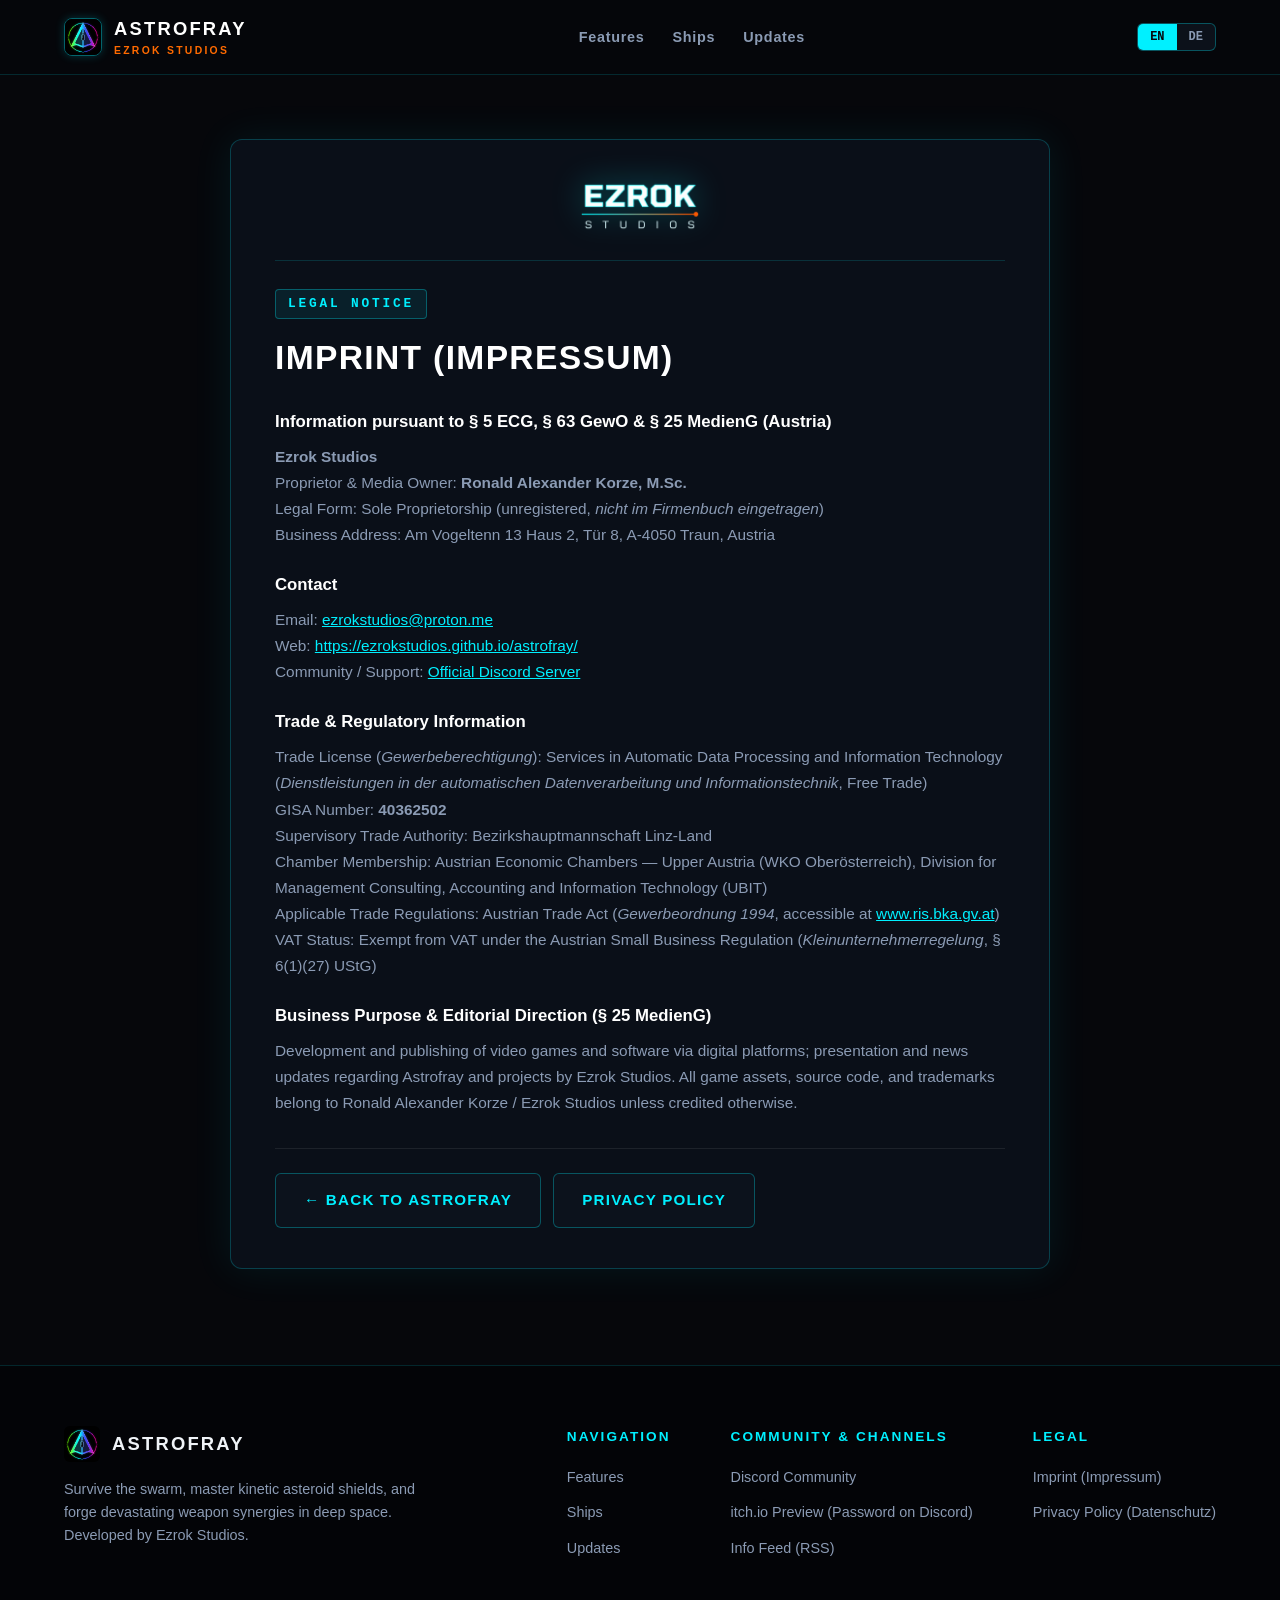
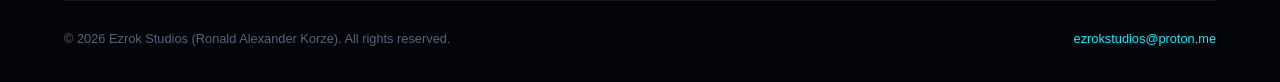
<file: impressum.html>
<!DOCTYPE html>
<html lang="en">
<head>
  <meta charset="UTF-8">
  <meta name="viewport" content="width=device-width, initial-scale=1.0">
  <title>Imprint (Impressum) | Astrofray — Ezrok Studios</title>

  <meta name="description" content="Legal Notice and Imprint (Impressum) for Astrofray and Ezrok Studios (Ronald Alexander Korze, M.Sc., Austria).">
  <meta name="author" content="Ezrok Studios">
  <meta name="robots" content="index, follow">
  <link rel="canonical" href="https://ezrokstudios.github.io/astrofray/impressum.html">
  <meta name="theme-color" content="#06070b">
  <meta name="color-scheme" content="dark">

  <meta http-equiv="Cache-Control" content="no-cache, no-store, must-revalidate">
  <meta http-equiv="Pragma" content="no-cache">
  <meta http-equiv="Expires" content="0">

  <link rel="icon" href="favicon.ico?v=0.4.4-media2" sizes="any">
  <link rel="icon" type="image/png" sizes="48x48" href="assets/favicon-48.png?v=0.4.4-media2">
  <link rel="icon" type="image/png" sizes="96x96" href="assets/favicon.png?v=0.4.4-media2">
  <link rel="icon" type="image/png" sizes="192x192" href="assets/favicon-192.png?v=0.4.4-media2">
  <link rel="apple-touch-icon" sizes="180x180" href="assets/apple-touch-icon.png?v=0.4.4-media2">
  <link rel="stylesheet" href="css/styles.css?v=0.4.4-media2">
</head>
<body data-title-en="Imprint (Impressum) | Astrofray — Ezrok Studios" data-title-de="Impressum &amp; Offenlegung | Astrofray — Ezrok Studios">

  <div class="space-background"></div>
  <div class="grid-overlay"></div>

  <header class="navbar">
    <div class="container">
      <a href="index.html" class="nav-brand">
        <img src="assets/game-icon.png?v=0.4.4-media2" alt="Astrofray Game Icon">
        <div class="brand-text">
          <span class="brand-title">Astrofray</span>
          <span class="brand-sub">Ezrok Studios</span>
        </div>
      </a>

      <nav aria-label="Main Navigation">
        <ul class="nav-links">
          <li><a href="index.html#features" data-i18n="nav_features">Features</a></li>
          <li><a href="index.html#ships" data-i18n="nav_ships">Ships</a></li>
          <li><a href="index.html#updates" data-i18n="nav_updates">Updates</a></li>
        </ul>
      </nav>

      <div class="nav-controls">
        <div class="lang-toggle" aria-label="Language selection">
          <button class="lang-btn active" data-lang="en">EN</button>
          <button class="lang-btn" data-lang="de">DE</button>
        </div>
      </div>
    </div>
  </header>

  <main class="legal-page">
    <div class="container">
      <div class="legal-card">
        <div class="legal-brand-header">
          <img src="assets/ezrok-studios-logo.png?v=0.4.4-media2" alt="Ezrok Studios" class="legal-brand-logo">
        </div>

        <!-- English Imprint -->
        <article class="legal-doc" data-lang-block="en" lang="en">
          <div class="section-tag">Legal Notice</div>
          <h1>Imprint (Impressum)</h1>

          <h2>Information pursuant to § 5 ECG, § 63 GewO &amp; § 25 MedienG (Austria)</h2>
          <p><strong>Ezrok Studios</strong><br>
          Proprietor &amp; Media Owner: <strong>Ronald Alexander Korze, M.Sc.</strong><br>
          Legal Form: Sole Proprietorship (unregistered, <em>nicht im Firmenbuch eingetragen</em>)<br>
          Business Address: Am Vogeltenn 13 Haus 2, Tür 8, A-4050 Traun, Austria</p>

          <h2>Contact</h2>
          <p>Email: <a href="mailto:ezrokstudios@proton.me">ezrokstudios@proton.me</a><br>
          Web: <a href="https://ezrokstudios.github.io/astrofray/">https://ezrokstudios.github.io/astrofray/</a><br>
          Community / Support: <a href="https://discord.gg/pjmM7vmdB" target="_blank" rel="noopener">Official Discord Server</a></p>

          <h2>Trade &amp; Regulatory Information</h2>
          <p>Trade License (<em>Gewerbeberechtigung</em>): Services in Automatic Data Processing and Information Technology (<em>Dienstleistungen in der automatischen Datenverarbeitung und Informationstechnik</em>, Free Trade)<br>
          GISA Number: <strong>40362502</strong><br>
          Supervisory Trade Authority: Bezirkshauptmannschaft Linz-Land<br>
          Chamber Membership: Austrian Economic Chambers — Upper Austria (WKO Oberösterreich), Division for Management Consulting, Accounting and Information Technology (UBIT)<br>
          Applicable Trade Regulations: Austrian Trade Act (<em>Gewerbeordnung 1994</em>, accessible at <a href="https://www.ris.bka.gv.at" target="_blank" rel="noopener">www.ris.bka.gv.at</a>)<br>
          VAT Status: Exempt from VAT under the Austrian Small Business Regulation (<em>Kleinunternehmerregelung</em>, § 6(1)(27) UStG)</p>

          <h2>Business Purpose &amp; Editorial Direction (§ 25 MedienG)</h2>
          <p>Development and publishing of video games and software via digital platforms; presentation and news updates regarding Astrofray and projects by Ezrok Studios. All game assets, source code, and trademarks belong to Ronald Alexander Korze / Ezrok Studios unless credited otherwise.</p>

          <div class="legal-back-row">
            <a href="index.html" class="btn btn-outline">← Back to Astrofray</a>
            <a href="privacy.html" class="btn btn-outline">Privacy Policy</a>
          </div>
        </article>

        <!-- German Imprint -->
        <article class="legal-doc" data-lang-block="de" lang="de">
          <div class="section-tag">Rechtliche Angaben</div>
          <h1>Impressum &amp; Offenlegung</h1>

          <h2>Angaben gemäß § 5 ECG, § 63 GewO &amp; § 25 MedienG</h2>
          <p><strong>Ezrok Studios</strong><br>
          Inhaber, Medieninhaber &amp; Herausgeber: <strong>Ronald Alexander Korze, M.Sc.</strong><br>
          Rechtsform: Einzelunternehmen (nicht im Firmenbuch eingetragen)<br>
          Unternehmensstandort: Am Vogeltenn 13 Haus 2, Tür 8, A-4050 Traun, Österreich</p>

          <h2>Kontakt</h2>
          <p>E-Mail: <a href="mailto:ezrokstudios@proton.me">ezrokstudios@proton.me</a><br>
          Website: <a href="https://ezrokstudios.github.io/astrofray/">https://ezrokstudios.github.io/astrofray/</a><br>
          Community / Support: <a href="https://discord.gg/pjmM7vmdB" target="_blank" rel="noopener">Offizieller Discord-Server</a></p>

          <h2>Gewerbe- &amp; Aufsichtsdaten</h2>
          <p>Gewerbewortlaut: Dienstleistungen in der automatischen Datenverarbeitung und Informationstechnik (freies Gewerbe)<br>
          GISA-Zahl: <strong>40362502</strong><br>
          Zuständige Gewerbebehörde: Bezirkshauptmannschaft Linz-Land<br>
          Kammerzugehörigkeit: Wirtschaftskammer Oberösterreich (WKOÖ), Fachgruppe Unternehmensberatung, Buchhaltung und Informationstechnologie (UBIT)<br>
          Berufsrechtliche Vorschriften: Gewerbeordnung 1994 (abrufbar unter <a href="https://www.ris.bka.gv.at" target="_blank" rel="noopener">www.ris.bka.gv.at</a>)<br>
          Umsatzsteuer: Umsatzsteuerbefreit gemäß Kleinunternehmerregelung (§ 6 Abs. 1 Z 27 UStG)</p>

          <h2>Unternehmensgegenstand &amp; Blattlinie (§ 25 MedienG)</h2>
          <p>Entwicklung und Veröffentlichung (Publishing) von Computerspielen und Software über digitale Plattformen; Information und Präsentation rund um das Spiel Astrofray sowie Projekte von Ezrok Studios. Alle Inhalte, Code und Urheberrechte liegen bei Ronald Alexander Korze / Ezrok Studios, sofern nicht anders angegeben.</p>

          <div class="legal-back-row">
            <a href="index.html" class="btn btn-outline">← Zurück zu Astrofray</a>
            <a href="privacy.html" class="btn btn-outline">Datenschutzerklärung</a>
          </div>
        </article>
      </div>
    </div>
  </main>

  <footer class="footer">
    <div class="container">
      <div class="footer-top">
        <div class="footer-brand-info">
          <div class="footer-logo">
            <img src="assets/game-icon.png?v=0.4.4-media2" alt="Astrofray Game Icon">
            <span class="brand-title">Astrofray</span>
          </div>
          <p class="footer-desc" data-i18n="footer_desc">
            Survive the swarm, master kinetic asteroid cover, and forge devastating weapon synergies in deep space. Developed by Ezrok Studios.
          </p>
        </div>

        <div class="footer-nav">
          <div>
            <div class="footer-col-title" data-i18n="footer_col_nav">Navigation</div>
            <ul class="footer-links">
              <li><a href="index.html#features" data-i18n="nav_features">Features</a></li>
              <li><a href="index.html#ships" data-i18n="nav_ships">Ships</a></li>
              <li><a href="index.html#updates" data-i18n="nav_updates">Updates</a></li>
            </ul>
          </div>

          <div>
            <div class="footer-col-title" data-i18n="footer_col_community">Community &amp; Channels</div>
            <ul class="footer-links">
              <li><a href="https://discord.gg/pjmM7vmdB" target="_blank" rel="noopener" data-i18n="footer_discord">Discord Community</a></li>
              <li><a href="https://ezrokstudios.itch.io/astrofray-preview" target="_blank" rel="noopener" data-i18n="footer_itch">itch.io Preview (Password on Discord)</a></li>
              <li><a href="feed.xml" target="_blank" rel="noopener" data-i18n="footer_feed">Info Feed (RSS)</a></li>
            </ul>
          </div>

          <div>
            <div class="footer-col-title" data-i18n="footer_col_legal">Legal</div>
            <ul class="footer-links">
              <li><a href="impressum.html" class="legal-trigger" data-i18n="footer_imprint">Imprint (Impressum)</a></li>
              <li><a href="privacy.html" class="legal-trigger" data-i18n="footer_privacy">Privacy Policy (Datenschutz)</a></li>
            </ul>
          </div>
        </div>
      </div>

      <div class="footer-bottom">
        <div>&copy; 2026 Ezrok Studios (Ronald Alexander Korze). <span data-i18n="footer_rights">All rights reserved.</span></div>
        <div><a href="mailto:ezrokstudios@proton.me" style="color: var(--neon-cyan); text-decoration: none;">ezrokstudios@proton.me</a></div>
      </div>
    </div>
  </footer>

  <script src="js/main.js?v=0.4.4-media2"></script>
</body>
</html>
</file>
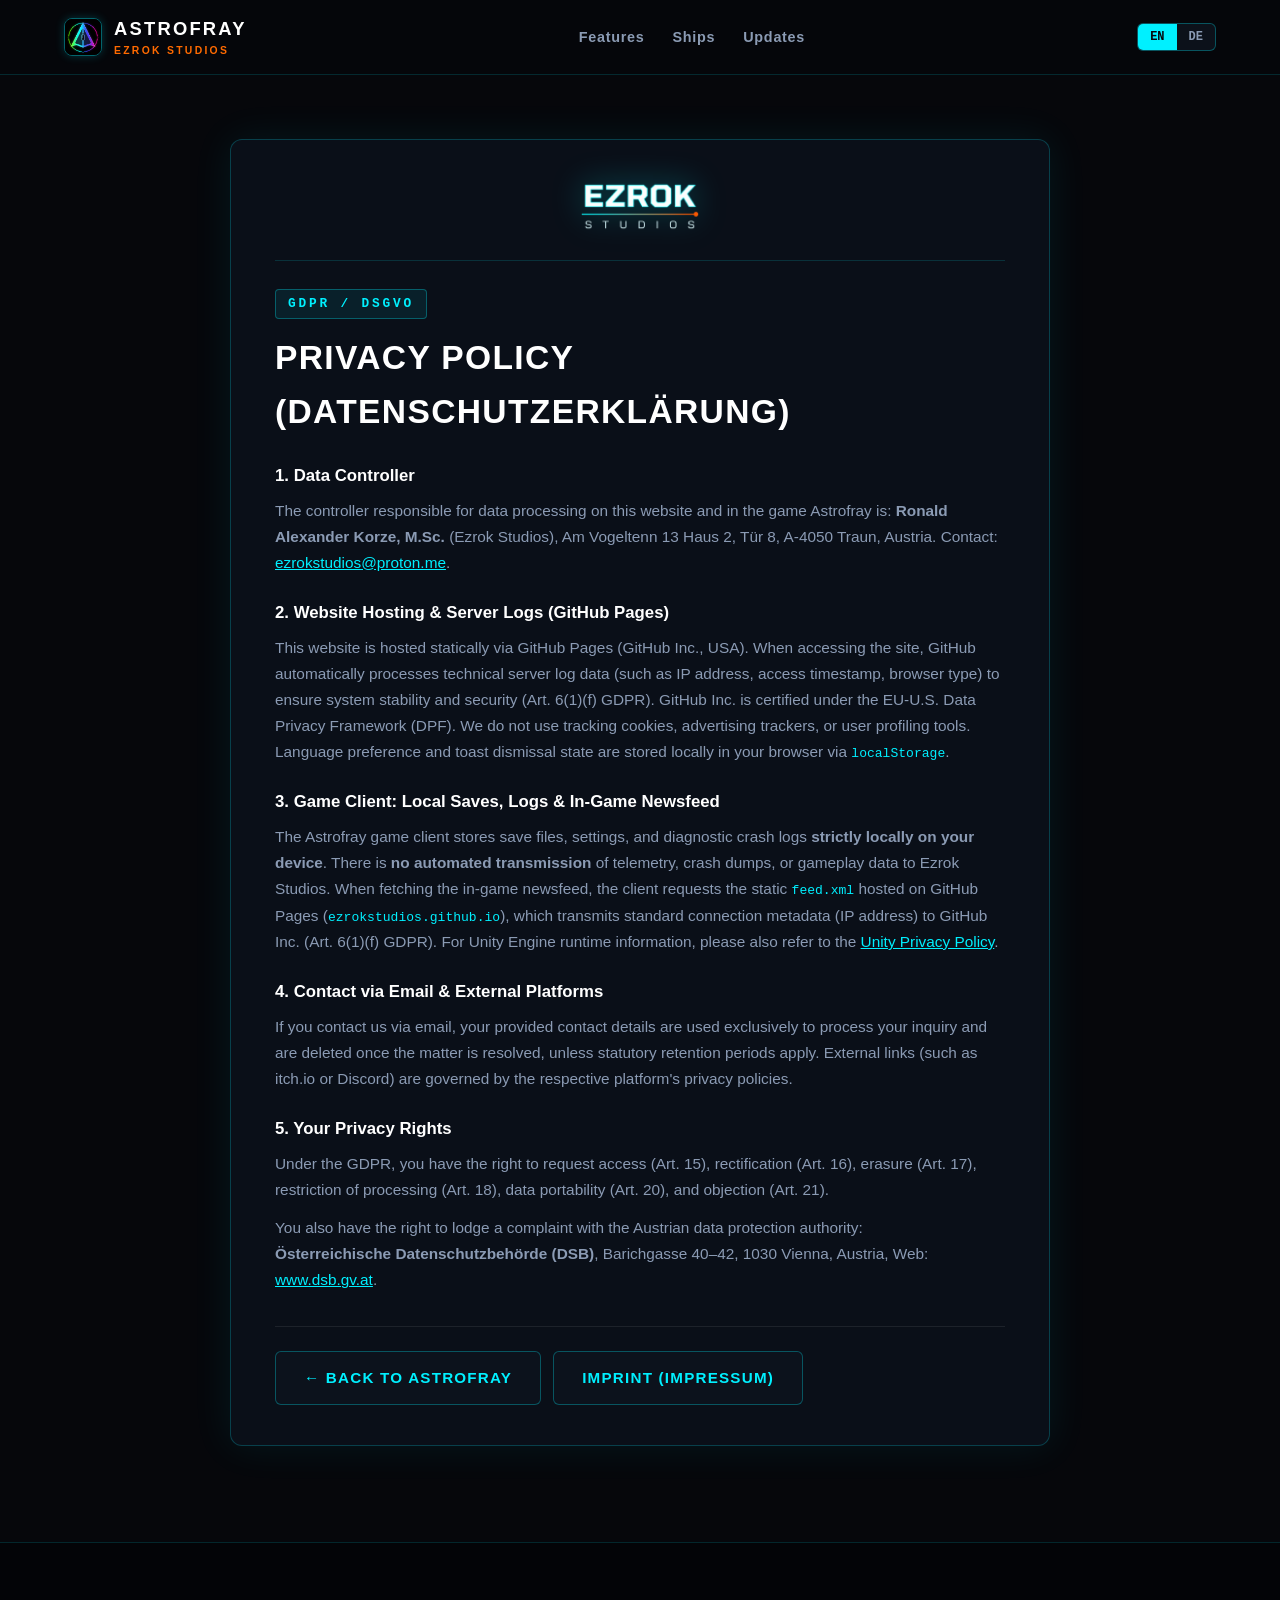
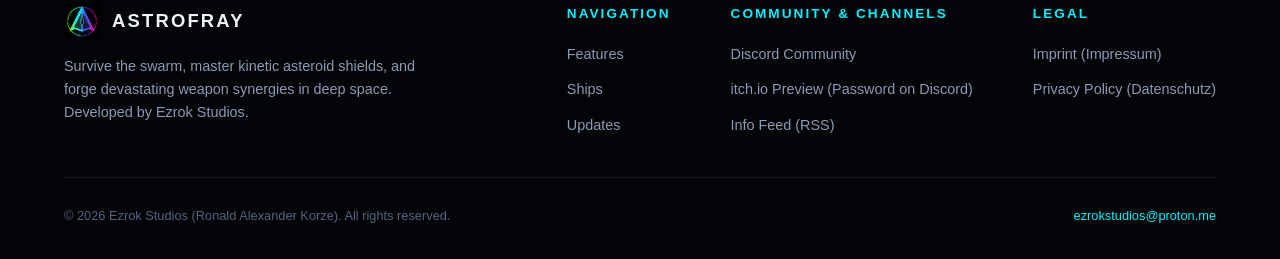
<file: privacy.html>
<!DOCTYPE html>
<html lang="en">
<head>
  <meta charset="UTF-8">
  <meta name="viewport" content="width=device-width, initial-scale=1.0">
  <title>Privacy Policy (Datenschutzerklärung) | Astrofray — Ezrok Studios</title>

  <meta name="description" content="GDPR Privacy Policy (Datenschutzerklärung) for the Astrofray website and game client by Ezrok Studios.">
  <meta name="author" content="Ezrok Studios">
  <meta name="robots" content="index, follow">
  <link rel="canonical" href="https://ezrokstudios.github.io/astrofray/privacy.html">
  <meta name="theme-color" content="#06070b">
  <meta name="color-scheme" content="dark">

  <meta http-equiv="Cache-Control" content="no-cache, no-store, must-revalidate">
  <meta http-equiv="Pragma" content="no-cache">
  <meta http-equiv="Expires" content="0">

  <link rel="icon" href="favicon.ico?v=0.4.4-media2" sizes="any">
  <link rel="icon" type="image/png" sizes="48x48" href="assets/favicon-48.png?v=0.4.4-media2">
  <link rel="icon" type="image/png" sizes="96x96" href="assets/favicon.png?v=0.4.4-media2">
  <link rel="icon" type="image/png" sizes="192x192" href="assets/favicon-192.png?v=0.4.4-media2">
  <link rel="apple-touch-icon" sizes="180x180" href="assets/apple-touch-icon.png?v=0.4.4-media2">
  <link rel="stylesheet" href="css/styles.css?v=0.4.4-media2">
</head>
<body data-title-en="Privacy Policy (Datenschutzerklärung) | Astrofray — Ezrok Studios" data-title-de="Datenschutzerklärung | Astrofray — Ezrok Studios">

  <div class="space-background"></div>
  <div class="grid-overlay"></div>

  <header class="navbar">
    <div class="container">
      <a href="index.html" class="nav-brand">
        <img src="assets/game-icon.png?v=0.4.4-media2" alt="Astrofray Game Icon">
        <div class="brand-text">
          <span class="brand-title">Astrofray</span>
          <span class="brand-sub">Ezrok Studios</span>
        </div>
      </a>

      <nav aria-label="Main Navigation">
        <ul class="nav-links">
          <li><a href="index.html#features" data-i18n="nav_features">Features</a></li>
          <li><a href="index.html#ships" data-i18n="nav_ships">Ships</a></li>
          <li><a href="index.html#updates" data-i18n="nav_updates">Updates</a></li>
        </ul>
      </nav>

      <div class="nav-controls">
        <div class="lang-toggle" aria-label="Language selection">
          <button class="lang-btn active" data-lang="en">EN</button>
          <button class="lang-btn" data-lang="de">DE</button>
        </div>
      </div>
    </div>
  </header>

  <main class="legal-page">
    <div class="container">
      <div class="legal-card">
        <div class="legal-brand-header">
          <img src="assets/ezrok-studios-logo.png?v=0.4.4-media2" alt="Ezrok Studios" class="legal-brand-logo">
        </div>

        <!-- English Privacy Policy -->
        <article class="legal-doc" data-lang-block="en" lang="en">
          <div class="section-tag">GDPR / DSGVO</div>
          <h1>Privacy Policy (Datenschutzerklärung)</h1>

          <h2>1. Data Controller</h2>
          <p>The controller responsible for data processing on this website and in the game Astrofray is: <strong>Ronald Alexander Korze, M.Sc.</strong> (Ezrok Studios), Am Vogeltenn 13 Haus 2, Tür 8, A-4050 Traun, Austria. Contact: <a href="mailto:ezrokstudios@proton.me">ezrokstudios@proton.me</a>.</p>

          <h2>2. Website Hosting &amp; Server Logs (GitHub Pages)</h2>
          <p>This website is hosted statically via GitHub Pages (GitHub Inc., USA). When accessing the site, GitHub automatically processes technical server log data (such as IP address, access timestamp, browser type) to ensure system stability and security (Art. 6(1)(f) GDPR). GitHub Inc. is certified under the EU-U.S. Data Privacy Framework (DPF). We do not use tracking cookies, advertising trackers, or user profiling tools. Language preference and toast dismissal state are stored locally in your browser via <code>localStorage</code>.</p>

          <h2>3. Game Client: Local Saves, Logs &amp; In-Game Newsfeed</h2>
          <p>The Astrofray game client stores save files, settings, and diagnostic crash logs <strong>strictly locally on your device</strong>. There is <strong>no automated transmission</strong> of telemetry, crash dumps, or gameplay data to Ezrok Studios. When fetching the in-game newsfeed, the client requests the static <code>feed.xml</code> hosted on GitHub Pages (<code>ezrokstudios.github.io</code>), which transmits standard connection metadata (IP address) to GitHub Inc. (Art. 6(1)(f) GDPR). For Unity Engine runtime information, please also refer to the <a href="https://unity.com/legal/privacy-policy" target="_blank" rel="noopener">Unity Privacy Policy</a>.</p>

          <h2>4. Contact via Email &amp; External Platforms</h2>
          <p>If you contact us via email, your provided contact details are used exclusively to process your inquiry and are deleted once the matter is resolved, unless statutory retention periods apply. External links (such as itch.io or Discord) are governed by the respective platform's privacy policies.</p>

          <h2>5. Your Privacy Rights</h2>
          <p>Under the GDPR, you have the right to request access (Art. 15), rectification (Art. 16), erasure (Art. 17), restriction of processing (Art. 18), data portability (Art. 20), and objection (Art. 21).</p>
          <p>You also have the right to lodge a complaint with the Austrian data protection authority:<br>
          <strong>Österreichische Datenschutzbehörde (DSB)</strong>, Barichgasse 40–42, 1030 Vienna, Austria, Web: <a href="https://www.dsb.gv.at" target="_blank" rel="noopener">www.dsb.gv.at</a>.</p>

          <div class="legal-back-row">
            <a href="index.html" class="btn btn-outline">← Back to Astrofray</a>
            <a href="impressum.html" class="btn btn-outline">Imprint (Impressum)</a>
          </div>
        </article>

        <!-- German Privacy Policy -->
        <article class="legal-doc" data-lang-block="de" lang="de">
          <div class="section-tag">DSGVO</div>
          <h1>Datenschutzerklärung</h1>

          <h2>1. Verantwortlicher</h2>
          <p>Verantwortlicher für die Datenverarbeitung auf dieser Website und im Spiel Astrofray ist: <strong>Ronald Alexander Korze, M.Sc.</strong> (Ezrok Studios), Am Vogeltenn 13 Haus 2, Tür 8, A-4050 Traun, Österreich. Kontakt: <a href="mailto:ezrokstudios@proton.me">ezrokstudios@proton.me</a>.</p>

          <h2>2. Webhosting &amp; Server-Logs (GitHub Pages)</h2>
          <p>Diese Website wird statisch über GitHub Pages (GitHub Inc., USA) bereitgestellt. Beim Aufruf erfasst GitHub technisch notwendige Server-Logdaten (z. B. IP-Adresse, Zugriffszeitpunkt, Browsertyp), um Stabilität und Sicherheit des Hostings zu gewährleisten (Art. 6 Abs. 1 lit. f DSGVO). GitHub Inc. ist nach dem EU-U.S. Data Privacy Framework (DPF) zertifiziert. Auf dieser Website werden keine Tracking-Cookies, Analysedienste oder Werbe-Tracker eingesetzt. Die gewählte Sprache und der Hinweisstatus werden lokal in deinem Browser über <code>localStorage</code> gespeichert.</p>

          <h2>3. Spiel-Client: Spielstände, lokale Logs &amp; In-Game-Newsfeed</h2>
          <p>Das Spiel Astrofray speichert Spielstände, Einstellungen und Absturzberichte <strong>ausschließlich lokal auf deinem Gerät</strong>. Es findet <strong>keine automatisierte Übertragung</strong> von Absturzdaten oder Telemetriedaten an Ezrok Studios statt. Beim Abruf des In-Game-Newsfeeds lädt der Spiel-Client die statische Datei <code>feed.xml</code> von GitHub Pages (<code>ezrokstudios.github.io</code>), wobei technisch bedingt Verbindungsdaten (z. B. IP-Adresse) an GitHub Inc. übermittelt werden (Art. 6 Abs. 1 lit. f DSGVO). Hinweise zur Unity-Laufzeitumgebung findest du zudem in der <a href="https://unity.com/legal/privacy-policy" target="_blank" rel="noopener">Datenschutzerklärung von Unity</a>.</p>

          <h2>4. Kontaktaufnahme per E-Mail &amp; externe Plattformen</h2>
          <p>Wenn du uns per E-Mail kontaktierst, werden deine Angaben ausschließlich zur Bearbeitung deiner Anfrage verwendet und nach Erledigung gelöscht, sofern keine gesetzlichen Aufbewahrungspflichten bestehen. Für externe verlinkte Plattformen (z. B. itch.io oder Discord) gelten deren jeweilige Datenschutzerklärungen.</p>

          <h2>5. Deine Betroffenenrechte</h2>
          <p>Dir stehen gemäß DSGVO die Rechte auf Auskunft (Art. 15), Berichtigung (Art. 16), Löschung (Art. 17), Einschränkung der Verarbeitung (Art. 18), Datenübertragbarkeit (Art. 20) und Widerspruch (Art. 21) zu.</p>
          <p>Zudem hast du das Recht auf Beschwerde bei der zuständigen Aufsichtsbehörde:<br>
          <strong>Österreichische Datenschutzbehörde (DSB)</strong>, Barichgasse 40–42, 1030 Wien, Web: <a href="https://www.dsb.gv.at" target="_blank" rel="noopener">www.dsb.gv.at</a>.</p>

          <div class="legal-back-row">
            <a href="index.html" class="btn btn-outline">← Zurück zu Astrofray</a>
            <a href="impressum.html" class="btn btn-outline">Impressum</a>
          </div>
        </article>
      </div>
    </div>
  </main>

  <footer class="footer">
    <div class="container">
      <div class="footer-top">
        <div class="footer-brand-info">
          <div class="footer-logo">
            <img src="assets/game-icon.png?v=0.4.4-media2" alt="Astrofray Game Icon">
            <span class="brand-title">Astrofray</span>
          </div>
          <p class="footer-desc" data-i18n="footer_desc">
            Survive the swarm, master kinetic asteroid cover, and forge devastating weapon synergies in deep space. Developed by Ezrok Studios.
          </p>
        </div>

        <div class="footer-nav">
          <div>
            <div class="footer-col-title" data-i18n="footer_col_nav">Navigation</div>
            <ul class="footer-links">
              <li><a href="index.html#features" data-i18n="nav_features">Features</a></li>
              <li><a href="index.html#ships" data-i18n="nav_ships">Ships</a></li>
              <li><a href="index.html#updates" data-i18n="nav_updates">Updates</a></li>
            </ul>
          </div>

          <div>
            <div class="footer-col-title" data-i18n="footer_col_community">Community &amp; Channels</div>
            <ul class="footer-links">
              <li><a href="https://discord.gg/pjmM7vmdB" target="_blank" rel="noopener" data-i18n="footer_discord">Discord Community</a></li>
              <li><a href="https://ezrokstudios.itch.io/astrofray-preview" target="_blank" rel="noopener" data-i18n="footer_itch">itch.io Preview (Password on Discord)</a></li>
              <li><a href="feed.xml" target="_blank" rel="noopener" data-i18n="footer_feed">Info Feed (RSS)</a></li>
            </ul>
          </div>

          <div>
            <div class="footer-col-title" data-i18n="footer_col_legal">Legal</div>
            <ul class="footer-links">
              <li><a href="impressum.html" class="legal-trigger" data-i18n="footer_imprint">Imprint (Impressum)</a></li>
              <li><a href="privacy.html" class="legal-trigger" data-i18n="footer_privacy">Privacy Policy (Datenschutz)</a></li>
            </ul>
          </div>
        </div>
      </div>

      <div class="footer-bottom">
        <div>&copy; 2026 Ezrok Studios (Ronald Alexander Korze). <span data-i18n="footer_rights">All rights reserved.</span></div>
        <div><a href="mailto:ezrokstudios@proton.me" style="color: var(--neon-cyan); text-decoration: none;">ezrokstudios@proton.me</a></div>
      </div>
    </div>
  </footer>

  <script src="js/main.js?v=0.4.4-media2"></script>
</body>
</html>
</file>
<file: css/styles.css>
/* ==========================================================================
   ASTROFRAY LANDING PAGE - HIGH-CONTRAST NEON-INDUSTRIAL THEME
   Ezrok Studios (c) 2026
   ========================================================================== */

:root {
  --bg-dark: #06070b;
  --bg-darker: #030407;
  --bg-card: rgba(12, 17, 28, 0.85);
  --bg-card-hover: rgba(18, 25, 42, 0.95);
  --panel-border: rgba(0, 240, 255, 0.22);
  --panel-border-hover: rgba(0, 240, 255, 0.6);
  --neon-cyan: #00f0ff;
  --neon-cyan-glow: rgba(0, 240, 255, 0.35);
  --neon-orange: #ff6a00;
  --neon-orange-glow: rgba(255, 106, 0, 0.35);
  --crimson: #ff2a5f;
  --crimson-glow: rgba(255, 42, 95, 0.35);
  --text-main: #f0f4f8;
  --text-muted: #8b9bb4;
  --text-dim: #54647c;
  --font-main: 'Segoe UI', -apple-system, BlinkMacSystemFont, Roboto, 'Helvetica Neue', Arial, sans-serif;
  --font-mono: 'Consolas', 'Courier New', monospace;
  --transition: all 0.25s cubic-bezier(0.16, 1, 0.3, 1);
}

/* Reset & Base */
*, *::before, *::after {
  box-sizing: border-box;
  margin: 0;
  padding: 0;
}

html {
  scroll-behavior: smooth;
  font-size: 16px;
  background-color: var(--bg-dark);
  overflow-x: hidden;
  max-width: 100%;
}

body {
  font-family: var(--font-main);
  background-color: var(--bg-dark);
  color: var(--text-main);
  line-height: 1.6;
  min-height: 100vh;
  overflow-x: hidden;
  max-width: 100%;
  position: relative;
  -webkit-font-smoothing: antialiased;
}

img {
  max-width: 100%;
  height: auto;
}

/* Cyber Space Backdrop */
.space-background {
  position: fixed;
  top: 0;
  left: 0;
  width: 100%;
  height: 100%;
  pointer-events: none;
  z-index: -1;
  background-image: 
    radial-gradient(circle at 50% 20%, rgba(0, 240, 255, 0.08) 0%, transparent 45%),
    radial-gradient(circle at 85% 65%, rgba(255, 106, 0, 0.06) 0%, transparent 40%),
    radial-gradient(circle at 15% 80%, rgba(255, 42, 95, 0.05) 0%, transparent 35%);
}

.grid-overlay {
  position: fixed;
  top: 0;
  left: 0;
  width: 100%;
  height: 100%;
  pointer-events: none;
  z-index: -1;
  background-size: 50px 50px;
  background-image: 
    linear-gradient(to right, rgba(0, 240, 255, 0.02) 1px, transparent 1px),
    linear-gradient(to bottom, rgba(0, 240, 255, 0.02) 1px, transparent 1px);
}

/* Container */
.container {
  width: 100%;
  max-width: 1200px;
  margin: 0 auto;
  padding: 0 24px;
}

/* Typography Helpers */
.neon-text-cyan {
  color: var(--neon-cyan);
  text-shadow: 0 0 12px var(--neon-cyan-glow);
}

.neon-text-orange {
  color: var(--neon-orange);
  text-shadow: 0 0 12px var(--neon-orange-glow);
}

.neon-text-crimson {
  color: var(--crimson);
  text-shadow: 0 0 12px var(--crimson-glow);
}

/* Accessibility & SEO */
.visually-hidden {
  position: absolute;
  width: 1px;
  height: 1px;
  padding: 0;
  margin: -1px;
  overflow: hidden;
  clip: rect(0, 0, 0, 0);
  white-space: nowrap;
  border: 0;
}

.section-header {
  text-align: center;
  margin-bottom: 56px;
}

.section-tag {
  display: inline-block;
  font-family: var(--font-mono);
  font-size: 0.8rem;
  font-weight: 700;
  letter-spacing: 0.22em;
  text-transform: uppercase;
  color: var(--neon-cyan);
  margin-bottom: 12px;
  padding: 4px 12px;
  background: rgba(0, 240, 255, 0.08);
  border: 1px solid rgba(0, 240, 255, 0.3);
  border-radius: 4px;
}

.section-title {
  font-size: clamp(1.4rem, 4.5vw, 2.6rem);
  font-weight: 900;
  text-transform: uppercase;
  letter-spacing: 0.05em;
  color: #fff;
  margin-bottom: 16px;
  overflow-wrap: break-word;
  hyphens: auto;
}

.section-desc {
  color: var(--text-muted);
  max-width: 680px;
  margin: 0 auto;
  font-size: 1.05rem;
}

/* Buttons & CTAs */
.btn {
  display: inline-flex;
  align-items: center;
  justify-content: center;
  gap: 10px;
  font-family: var(--font-main);
  font-weight: 700;
  font-size: 0.95rem;
  letter-spacing: 0.08em;
  text-transform: uppercase;
  text-decoration: none;
  padding: 14px 28px;
  border-radius: 6px;
  transition: var(--transition);
  cursor: pointer;
  border: 1px solid transparent;
}

.btn-primary {
  background: var(--neon-cyan);
  color: #04070c;
  box-shadow: 0 0 20px var(--neon-cyan-glow);
}

.btn-primary:hover {
  background: #4df5ff;
  transform: translateY(-2px);
  box-shadow: 0 0 30px rgba(0, 240, 255, 0.75);
}

.btn-secondary {
  background: rgba(255, 106, 0, 0.12);
  color: var(--neon-orange);
  border-color: var(--neon-orange);
  box-shadow: 0 0 16px rgba(255, 106, 0, 0.15);
}

.btn-secondary:hover {
  background: rgba(255, 106, 0, 0.22);
  color: #ffa154;
  transform: translateY(-2px);
  box-shadow: 0 0 24px var(--neon-orange-glow);
}

.btn-outline {
  background: rgba(14, 20, 32, 0.6);
  color: var(--text-main);
  border-color: rgba(0, 240, 255, 0.3);
}

.btn-outline:hover {
  border-color: var(--neon-cyan);
  color: var(--neon-cyan);
  background: rgba(0, 240, 255, 0.08);
  transform: translateY(-2px);
}

/* Header & Navbar */
.navbar {
  position: sticky;
  top: 0;
  z-index: 100;
  background: rgba(6, 7, 11, 0.88);
  backdrop-filter: blur(12px);
  border-bottom: 1px solid rgba(0, 240, 255, 0.15);
  padding: 14px 0;
}

.navbar .container {
  display: flex;
  align-items: center;
  justify-content: space-between;
  gap: 16px;
}

.nav-brand {
  display: flex;
  align-items: center;
  gap: 12px;
  text-decoration: none;
  color: #fff;
  min-width: 0;
  flex-shrink: 1;
}

.nav-brand img {
  width: 38px;
  height: 38px;
  border-radius: 8px;
  border: 1px solid rgba(0, 240, 255, 0.4);
  box-shadow: 0 0 10px rgba(0, 240, 255, 0.2);
  flex-shrink: 0;
}

.brand-text {
  display: flex;
  flex-direction: column;
  min-width: 0;
}

.brand-title {
  font-size: 1.15rem;
  font-weight: 900;
  letter-spacing: 0.12em;
  text-transform: uppercase;
  white-space: nowrap;
}

.brand-sub {
  font-size: 0.65rem;
  letter-spacing: 0.22em;
  color: var(--neon-orange);
  text-transform: uppercase;
  font-weight: 700;
  white-space: nowrap;
}

.nav-links {
  display: flex;
  align-items: center;
  gap: 28px;
  list-style: none;
}

.nav-links a {
  text-decoration: none;
  color: var(--text-muted);
  font-size: 0.9rem;
  font-weight: 600;
  letter-spacing: 0.05em;
  transition: var(--transition);
}

.nav-links a:hover {
  color: var(--neon-cyan);
}

.nav-controls {
  display: flex;
  align-items: center;
  gap: 14px;
  flex-shrink: 0;
}

/* Language Toggle */
.lang-toggle {
  display: flex;
  background: rgba(14, 20, 32, 0.8);
  border: 1px solid rgba(0, 240, 255, 0.3);
  border-radius: 6px;
  overflow: hidden;
  flex-shrink: 0;
}

.lang-btn {
  background: transparent;
  border: none;
  color: var(--text-muted);
  padding: 6px 12px;
  font-size: 0.75rem;
  font-weight: 700;
  cursor: pointer;
  transition: var(--transition);
  font-family: var(--font-mono);
}

.lang-btn.active {
  background: var(--neon-cyan);
  color: #04070c;
}

.lang-btn:hover:not(.active) {
  color: #fff;
  background: rgba(0, 240, 255, 0.1);
}

/* HERO SECTION */
.hero {
  padding: 90px 0 110px;
  text-align: center;
  position: relative;
}

/* =========================================================================
   Real-Time Procedural Neon Logo (WebGL Canvas running In-Game URP Shader)
   ========================================================================= */
.hero-logo-wrapper {
  margin: 0 auto 20px auto;
  max-width: 680px;
  width: 94%;
  display: flex;
  justify-content: center;
  align-items: center;
  cursor: pointer;
  user-select: none;
  transition: transform 0.35s cubic-bezier(0.16, 1, 0.3, 1), filter 0.35s ease;
  position: relative;
}

.hero-logo-wrapper:hover {
  transform: scale(1.025);
}

.astrofray-logo-canvas {
  width: 100%;
  max-width: 680px;
  height: auto;
  display: block;
  margin: 0 auto;
  transition: opacity 0.25s ease;
}

.astrofray-logo-fallback {
  width: 100%;
  max-width: 640px;
  height: auto;
  display: block;
  margin: 0 auto;
  filter: drop-shadow(0 0 25px rgba(0, 240, 255, 0.45));
}


.hero-status-pill {
  display: inline-flex;
  align-items: center;
  gap: 8px;
  background: rgba(255, 106, 0, 0.12);
  border: 1px solid var(--neon-orange);
  color: var(--neon-orange);
  padding: 8px 20px;
  border-radius: 999px;
  font-size: 0.85rem;
  font-weight: 700;
  letter-spacing: 0.15em;
  text-transform: uppercase;
  margin-bottom: 24px;
  box-shadow: 0 0 15px rgba(255, 106, 0, 0.2);
}

.pulse-dot {
  width: 8px;
  height: 8px;
  border-radius: 50%;
  background: var(--neon-orange);
  box-shadow: 0 0 8px var(--neon-orange);
  animation: pulseDot 1.5s infinite;
}

@keyframes pulseDot {
  0%, 100% { opacity: 1; transform: scale(1); }
  50% { opacity: 0.4; transform: scale(0.8); }
}

.hero-slogan {
  font-size: clamp(1.6rem, 5vw, 3.4rem);
  font-weight: 900;
  line-height: 1.15;
  letter-spacing: 0.04em;
  text-transform: uppercase;
  color: #fff;
  max-width: 920px;
  margin: 0 auto 24px auto;
  text-shadow: 0 0 25px rgba(0, 240, 255, 0.4);
  overflow-wrap: break-word;
}

.hero-subtitle {
  font-size: clamp(1.05rem, 2vw, 1.3rem);
  color: var(--text-muted);
  max-width: 740px;
  margin: 0 auto 44px auto;
  line-height: 1.65;
}

.hero-actions {
  display: flex;
  justify-content: center;
  gap: 20px;
  flex-wrap: wrap;
}

.hero-note {
  margin-top: 18px;
  font-size: 0.88rem;
  color: var(--text-muted);
  letter-spacing: 0.02em;
}

.hero-note a {
  color: var(--neon-cyan);
  text-decoration: underline;
  font-weight: 600;
  transition: var(--transition);
}

.hero-note a:hover {
  color: #fff;
  text-shadow: 0 0 10px var(--neon-cyan);
}

/* SECTION: USPs & GAMEPLAY DEPTH */
.features-section {
  padding: 100px 0;
  border-top: 1px solid rgba(0, 240, 255, 0.1);
  position: relative;
}

.features-grid {
  display: grid;
  grid-template-columns: repeat(2, 1fr);
  gap: 32px;
  margin-bottom: 64px;
}

.feature-card {
  background: var(--bg-card);
  border: 1px solid var(--panel-border);
  border-radius: 12px;
  padding: 36px;
  position: relative;
  overflow: hidden;
  transition: var(--transition);
  display: flex;
  flex-direction: column;
}

.feature-card::before {
  content: '';
  position: absolute;
  top: 0;
  left: 0;
  width: 4px;
  height: 100%;
  background: var(--neon-cyan);
  opacity: 0.6;
  transition: var(--transition);
}

.feature-card.orange::before {
  background: var(--neon-orange);
}

.feature-card.crimson::before {
  background: var(--crimson);
}

.feature-card:hover {
  background: var(--bg-card-hover);
  border-color: var(--panel-border-hover);
  transform: translateY(-4px);
  box-shadow: 0 10px 30px rgba(0, 240, 255, 0.12);
}

.feature-card.orange:hover {
  box-shadow: 0 10px 30px rgba(255, 106, 0, 0.12);
}

.feature-card.crimson:hover {
  box-shadow: 0 10px 30px rgba(255, 42, 95, 0.12);
}

.feature-header {
  display: flex;
  align-items: center;
  gap: 16px;
  margin-bottom: 18px;
}

.feature-icon-badge {
  width: 48px;
  height: 48px;
  border-radius: 8px;
  background: rgba(0, 240, 255, 0.1);
  border: 1px solid rgba(0, 240, 255, 0.3);
  display: flex;
  align-items: center;
  justify-content: center;
  font-size: 1.4rem;
  color: var(--neon-cyan);
}

.feature-card.orange .feature-icon-badge {
  background: rgba(255, 106, 0, 0.1);
  border-color: rgba(255, 106, 0, 0.3);
  color: var(--neon-orange);
}

.feature-card.crimson .feature-icon-badge {
  background: rgba(255, 42, 95, 0.1);
  border-color: rgba(255, 42, 95, 0.3);
  color: var(--crimson);
}

.feature-title {
  font-size: 1.35rem;
  font-weight: 800;
  text-transform: uppercase;
  letter-spacing: 0.04em;
  color: #fff;
}

.feature-text {
  color: var(--text-muted);
  font-size: 0.98rem;
  line-height: 1.65;
  margin-bottom: 20px;
}

.feature-specs {
  margin-top: auto;
  display: flex;
  flex-wrap: wrap;
  gap: 8px;
}

.spec-chip {
  font-family: var(--font-mono);
  font-size: 0.75rem;
  padding: 4px 10px;
  border-radius: 4px;
  background: rgba(255, 255, 255, 0.05);
  border: 1px solid rgba(255, 255, 255, 0.12);
  color: var(--text-muted);
}

/* SHIP HULL SHOWCASE SUB-SECTION */
.ships-showcase {
  background: rgba(10, 14, 22, 0.7);
  border: 1px solid var(--panel-border);
  border-radius: 12px;
  padding: 48px 32px;
}

.ships-grid {
  display: grid;
  grid-template-columns: repeat(3, 1fr);
  gap: 24px;
  margin-top: 36px;
}

.ship-card {
  background: rgba(6, 8, 14, 0.8);
  border: 1px solid rgba(0, 240, 255, 0.2);
  border-radius: 10px;
  padding: 28px 24px;
  text-align: center;
  transition: var(--transition);
  position: relative;
  display: flex;
  flex-direction: column;
}

.ship-card:hover {
  border-color: var(--neon-cyan);
  transform: translateY(-4px);
  box-shadow: 0 8px 24px rgba(0, 240, 255, 0.15);
}

.ship-visual-wrap {
  height: 140px;
  display: flex;
  align-items: center;
  justify-content: center;
  margin-bottom: 20px;
  position: relative;
}

.ship-visual-wrap img {
  max-height: 120px;
  max-width: 100%;
  filter: drop-shadow(0 0 15px rgba(0, 240, 255, 0.3));
  transition: var(--transition);
}

.ship-card:hover .ship-visual-wrap img {
  transform: scale(1.08);
  filter: drop-shadow(0 0 22px rgba(0, 240, 255, 0.6));
}

.ship-name {
  font-size: 1.25rem;
  font-weight: 800;
  text-transform: uppercase;
  letter-spacing: 0.05em;
  margin-bottom: 6px;
  color: #fff;
}

.ship-archetype {
  font-size: 0.8rem;
  font-weight: 700;
  color: var(--neon-cyan);
  letter-spacing: 0.1em;
  text-transform: uppercase;
  margin-bottom: 14px;
}

/* SECTION: DEVLOG & UPDATES FEED */
.updates-section {
  padding: 100px 0;
  border-top: 1px solid rgba(0, 240, 255, 0.1);
  position: relative;
}

.section-header-row {
  display: flex;
  justify-content: space-between;
  align-items: flex-end;
  gap: 24px;
  margin-bottom: 48px;
  flex-wrap: wrap;
}

.subscribe-cta-btn {
  display: inline-flex;
  align-items: center;
  gap: 10px;
  padding: 12px 24px;
  font-size: 0.9rem;
  border-color: var(--neon-cyan);
  color: var(--neon-cyan);
  transition: var(--transition);
}

.subscribe-cta-btn:hover {
  background: rgba(0, 240, 255, 0.15);
  box-shadow: 0 0 20px rgba(0, 240, 255, 0.4);
}

.feed-pulse-icon {
  font-size: 1.1rem;
}

.updates-grid {
  display: grid;
  grid-template-columns: repeat(2, 1fr);
  gap: 32px;
}

.update-card {
  background: var(--bg-card);
  border: 1px solid var(--panel-border);
  border-radius: 12px;
  padding: 32px;
  display: flex;
  flex-direction: column;
  transition: var(--transition);
  position: relative;
  overflow: hidden;
}

.update-card:hover {
  border-color: var(--neon-cyan);
  box-shadow: 0 0 30px rgba(0, 240, 255, 0.15);
  transform: translateY(-2px);
}

.update-meta {
  display: flex;
  align-items: center;
  justify-content: space-between;
  margin-bottom: 16px;
}

.update-badge {
  font-family: var(--font-mono);
  font-size: 0.75rem;
  font-weight: 700;
  padding: 3px 10px;
  border-radius: 4px;
  background: rgba(0, 240, 255, 0.12);
  color: var(--neon-cyan);
  border: 1px solid rgba(0, 240, 255, 0.4);
  letter-spacing: 0.05em;
}

.update-date {
  font-family: var(--font-mono);
  font-size: 0.8rem;
  color: var(--text-dim);
}

.update-headline {
  font-size: 1.25rem;
  font-weight: 800;
  color: #fff;
  margin-bottom: 12px;
  line-height: 1.35;
}

.update-summary {
  font-size: 0.95rem;
  color: var(--text-muted);
  line-height: 1.6;
  margin-bottom: 24px;
  flex-grow: 1;
}

/* SUBSCRIBE MODAL CHANNELS */
.subscribe-channel-card {
  background: rgba(6, 8, 14, 0.8);
  border: 1px solid rgba(0, 240, 255, 0.18);
  border-radius: 8px;
  padding: 18px 20px;
  margin-bottom: 16px;
  transition: var(--transition);
}

.subscribe-channel-card:hover {
  border-color: var(--neon-cyan);
}

.sub-channel-header {
  display: flex;
  align-items: flex-start;
  gap: 14px;
}

.sub-channel-icon {
  font-size: 1.5rem;
  line-height: 1;
}

.sub-channel-title {
  font-weight: 800;
  color: #fff;
  font-size: 0.95rem;
  margin-bottom: 4px;
}

.sub-channel-desc {
  font-size: 0.82rem;
  color: var(--text-muted);
  line-height: 1.45;
}

.sub-copy-wrap {
  display: flex;
  gap: 8px;
  margin-top: 12px;
}

.sub-feed-input {
  flex-grow: 1;
  background: #040609;
  border: 1px solid rgba(0, 240, 255, 0.3);
  color: var(--neon-cyan);
  padding: 8px 12px;
  border-radius: 6px;
  font-family: var(--font-mono);
  font-size: 0.78rem;
  outline: none;
}

.sub-copy-btn {
  padding: 8px 16px;
  font-size: 0.8rem;
  flex-shrink: 0;
}

/* HUD SUBSCRIPTION TOAST */
.feed-toast {
  position: fixed;
  bottom: 24px;
  right: 24px;
  z-index: 990;
  max-width: 380px;
  background: rgba(13, 18, 28, 0.96);
  border: 1px solid var(--neon-cyan);
  box-shadow: 0 0 25px rgba(0, 240, 255, 0.3);
  border-radius: 10px;
  padding: 14px 18px;
  display: flex;
  align-items: center;
  gap: 14px;
  backdrop-filter: blur(10px);
  transform: translateY(140%);
  opacity: 0;
  pointer-events: none;
  transition: transform 0.4s cubic-bezier(0.16, 1, 0.3, 1), opacity 0.4s ease;
}

.feed-toast.visible {
  transform: translateY(0);
  opacity: 1;
  pointer-events: auto;
}

.feed-toast-icon {
  font-size: 1.4rem;
  flex-shrink: 0;
}

.feed-toast-content {
  flex-grow: 1;
}

.feed-toast-title {
  font-size: 0.85rem;
  font-weight: 800;
  color: #fff;
  letter-spacing: 0.04em;
  text-transform: uppercase;
  margin-bottom: 2px;
}

.feed-toast-desc {
  font-size: 0.75rem;
  color: var(--text-muted);
  line-height: 1.35;
}

.feed-toast-actions {
  display: flex;
  align-items: center;
  gap: 8px;
  flex-shrink: 0;
}

.feed-toast-btn {
  background: var(--neon-cyan);
  color: #040609;
  border: none;
  padding: 6px 12px;
  border-radius: 5px;
  font-size: 0.75rem;
  font-weight: 800;
  letter-spacing: 0.05em;
  text-transform: uppercase;
  cursor: pointer;
  transition: var(--transition);
  font-family: inherit;
}

.feed-toast-btn:hover {
  background: #fff;
  box-shadow: 0 0 10px #fff;
}

.feed-toast-dismiss {
  background: none;
  border: none;
  color: var(--text-dim);
  font-size: 1.3rem;
  cursor: pointer;
  line-height: 1;
  padding: 0 4px;
  transition: var(--transition);
}

.feed-toast-dismiss:hover {
  color: #fff;
}

/* FOOTER & LEGAL */
.footer {
  background: var(--bg-darker);
  border-top: 1px solid rgba(0, 240, 255, 0.15);
  padding: 60px 0 32px;
}

.footer-top {
  display: flex;
  justify-content: space-between;
  align-items: flex-start;
  flex-wrap: wrap;
  gap: 40px;
  padding-bottom: 40px;
  border-bottom: 1px solid rgba(255, 255, 255, 0.08);
}

.footer-brand-info {
  max-width: 360px;
}

.footer-logo {
  display: flex;
  align-items: center;
  gap: 12px;
  margin-bottom: 16px;
}

.footer-logo img {
  width: 36px;
  height: 36px;
  border-radius: 6px;
}

.footer-desc {
  font-size: 0.9rem;
  color: var(--text-muted);
  line-height: 1.6;
}

.footer-studio-badge {
  margin-top: 24px;
  display: flex;
  flex-direction: column;
  gap: 8px;
}

.studio-badge-label {
  font-family: var(--font-mono);
  font-size: 0.68rem;
  font-weight: 700;
  letter-spacing: 0.16em;
  color: var(--neon-cyan);
  opacity: 0.85;
}

.studio-logo-wrap {
  display: inline-block;
  line-height: 0;
  width: fit-content;
}

.footer-studio-img {
  height: 40px;
  width: auto;
  max-width: 100%;
  object-fit: contain;
  filter: drop-shadow(0 0 12px rgba(0, 240, 255, 0.25));
  user-select: none;
}

.footer-nav {
  display: flex;
  gap: 60px;
  flex-wrap: wrap;
}

.footer-col-title {
  font-size: 0.85rem;
  font-weight: 700;
  letter-spacing: 0.15em;
  text-transform: uppercase;
  color: var(--neon-cyan);
  margin-bottom: 16px;
}

.footer-links {
  list-style: none;
  display: flex;
  flex-direction: column;
  gap: 10px;
}

.footer-links a, .legal-trigger, .coming-soon-btn {
  text-decoration: none;
  color: var(--text-muted);
  font-size: 0.9rem;
  transition: var(--transition);
  background: none;
  border: none;
  padding: 0;
  text-align: left;
  cursor: pointer;
  font-family: inherit;
}

.footer-links a:hover, .legal-trigger:hover, .coming-soon-btn:hover {
  color: var(--neon-cyan);
}

.footer-bottom {
  display: flex;
  justify-content: space-between;
  align-items: center;
  padding-top: 28px;
  font-size: 0.8rem;
  color: var(--text-dim);
  flex-wrap: wrap;
  gap: 16px;
}

/* MODAL OVERLAY & CARD */
.modal-overlay {
  position: fixed;
  top: 0;
  left: 0;
  width: 100%;
  height: 100%;
  background: rgba(4, 6, 10, 0.88);
  backdrop-filter: blur(12px);
  z-index: 1000;
  display: flex;
  align-items: center;
  justify-content: center;
  padding: 24px;
  opacity: 0;
  pointer-events: none;
  transition: opacity 0.25s ease;
}

.modal-overlay.open {
  opacity: 1;
  pointer-events: auto;
}

.modal-card {
  background: #0d121c;
  border: 1px solid var(--neon-cyan);
  box-shadow: 0 0 50px rgba(0, 240, 255, 0.25);
  border-radius: 12px;
  max-width: 620px;
  width: 100%;
  max-height: 85vh;
  display: flex;
  flex-direction: column;
  overflow: hidden;
  animation: modalPop 0.25s cubic-bezier(0.16, 1, 0.3, 1);
}

@keyframes modalPop {
  0% { transform: scale(0.95); opacity: 0; }
  100% { transform: scale(1); opacity: 1; }
}

.modal-header {
  display: flex;
  justify-content: space-between;
  align-items: center;
  padding: 20px 28px;
  border-bottom: 1px solid rgba(0, 240, 255, 0.2);
  background: rgba(6, 8, 14, 0.85);
}

.modal-title {
  font-size: 1.25rem;
  font-weight: 800;
  color: #fff;
  text-transform: uppercase;
  letter-spacing: 0.05em;
}

.modal-close {
  background: none;
  border: none;
  color: var(--text-muted);
  font-size: 1.6rem;
  cursor: pointer;
  transition: var(--transition);
  line-height: 1;
}

.modal-close:hover {
  color: var(--neon-cyan);
}

.modal-body {
  padding: 28px;
  overflow-y: auto;
  color: var(--text-muted);
  font-size: 0.95rem;
  line-height: 1.65;
}

.modal-body h4 {
  color: #fff;
  margin: 20px 0 8px 0;
  font-size: 1.05rem;
}

.modal-body h4:first-child {
  margin-top: 0;
}

.modal-body a {
  color: var(--neon-cyan);
}

.modal-actions {
  margin-top: 24px;
  display: flex;
  gap: 14px;
  justify-content: flex-end;
}

/* STANDALONE LEGAL PAGES (impressum.html, privacy.html) */
html[data-js-lang="en"] [data-lang-block="de"],
html[data-js-lang="de"] [data-lang-block="en"] {
  display: none;
}

.legal-page {
  padding: 64px 0 96px;
}

.legal-card {
  max-width: 820px;
  margin: 0 auto;
  background: var(--bg-card);
  border: 1px solid var(--panel-border);
  border-radius: 12px;
  padding: 40px 44px;
  box-shadow: 0 0 40px rgba(0, 240, 255, 0.08);
}

.legal-brand-header {
  text-align: center;
  margin-bottom: 28px;
  padding-bottom: 20px;
  border-bottom: 1px solid rgba(0, 240, 255, 0.15);
}

.legal-brand-logo {
  max-height: 52px;
  width: auto;
  filter: drop-shadow(0 0 16px rgba(0, 240, 255, 0.35));
}

.legal-doc + .legal-doc {
  margin-top: 48px;
  padding-top: 36px;
  border-top: 1px solid rgba(0, 240, 255, 0.2);
}

.legal-doc h1 {
  font-size: clamp(1.5rem, 3.5vw, 2.1rem);
  font-weight: 900;
  color: #fff;
  text-transform: uppercase;
  letter-spacing: 0.04em;
  margin-bottom: 24px;
}

.legal-doc h2 {
  font-size: 1.05rem;
  font-weight: 800;
  color: #fff;
  margin: 24px 0 8px 0;
}

.legal-doc p {
  color: var(--text-muted);
  font-size: 0.96rem;
  line-height: 1.7;
  margin-bottom: 12px;
}

.legal-doc a {
  color: var(--neon-cyan);
}

.legal-doc code {
  font-family: var(--font-mono);
  font-size: 0.85em;
  color: var(--neon-cyan);
}

.legal-back-row {
  margin-top: 32px;
  padding-top: 24px;
  border-top: 1px solid rgba(255, 255, 255, 0.08);
  display: flex;
  flex-wrap: wrap;
  gap: 12px;
}

/* COMBAT MEDIA SHOWCASE (TRAILER & SCREENSHOTS) */
.media-section {
  padding: 40px 0 72px;
  position: relative;
}

.trailer-player-card {
  position: relative;
  max-width: 960px;
  margin: 0 auto 36px auto;
  aspect-ratio: 16 / 9;
  border-radius: 12px;
  overflow: hidden;
  background: #06070b;
  border: 1px solid rgba(0, 240, 255, 0.35);
  box-shadow: 0 0 36px rgba(0, 240, 255, 0.14);
  cursor: pointer;
  transition: var(--transition);
}

.trailer-player-card:hover {
  border-color: var(--neon-cyan);
  box-shadow: 0 0 46px rgba(0, 240, 255, 0.28);
}

.trailer-player-card.is-playing {
  cursor: default;
}

.trailer-poster-img {
  width: 100%;
  height: 100%;
  object-fit: cover;
  display: block;
  transition: transform 0.45s cubic-bezier(0.16, 1, 0.3, 1), filter 0.35s ease;
}

.trailer-player-card:hover .trailer-poster-img {
  transform: scale(1.02);
  filter: brightness(1.08);
}

.trailer-poster-overlay {
  position: absolute;
  inset: 0;
  display: flex;
  flex-direction: column;
  align-items: center;
  justify-content: center;
  gap: 14px;
  background: radial-gradient(circle at center, rgba(6, 7, 11, 0.25) 0%, rgba(6, 7, 11, 0.65) 100%);
  transition: background 0.25s ease;
}

.trailer-player-card:hover .trailer-poster-overlay {
  background: radial-gradient(circle at center, rgba(6, 7, 11, 0.15) 0%, rgba(6, 7, 11, 0.5) 100%);
}

.trailer-play-btn {
  width: 78px;
  height: 78px;
  border-radius: 50%;
  border: 2px solid var(--neon-cyan);
  background: rgba(6, 7, 11, 0.8);
  color: var(--neon-cyan);
  display: flex;
  align-items: center;
  justify-content: center;
  box-shadow: 0 0 28px rgba(0, 240, 255, 0.45);
  transition: var(--transition);
  cursor: pointer;
}

.trailer-player-card:hover .trailer-play-btn {
  transform: scale(1.1);
  background: var(--neon-cyan);
  color: #04070c;
  box-shadow: 0 0 38px rgba(0, 240, 255, 0.75);
}

.trailer-play-btn svg {
  width: 30px;
  height: 30px;
  margin-left: 4px;
  fill: currentColor;
}

.trailer-cta-label {
  font-size: 0.85rem;
  font-weight: 700;
  letter-spacing: 0.1em;
  text-transform: uppercase;
  color: #fff;
  background: rgba(6, 7, 11, 0.82);
  border: 1px solid rgba(0, 240, 255, 0.35);
  padding: 6px 16px;
  border-radius: 999px;
}

.trailer-iframe {
  position: absolute;
  inset: 0;
  width: 100%;
  height: 100%;
  border: 0;
}

.screenshots-grid {
  display: grid;
  grid-template-columns: repeat(3, 1fr);
  gap: 20px;
}

.screenshot-card {
  position: relative;
  border-radius: 10px;
  overflow: hidden;
  background: var(--bg-card);
  border: 1px solid var(--panel-border);
  cursor: pointer;
  transition: var(--transition);
  text-align: left;
  padding: 0;
}

.screenshot-card:hover {
  border-color: var(--panel-border-hover);
  transform: translateY(-3px);
  box-shadow: 0 10px 26px rgba(0, 240, 255, 0.16);
}

.screenshot-thumb-wrap {
  position: relative;
  aspect-ratio: 16 / 9;
  overflow: hidden;
  background: #030407;
}

.screenshot-thumb-wrap img {
  width: 100%;
  height: 100%;
  object-fit: cover;
  display: block;
  transition: transform 0.35s cubic-bezier(0.16, 1, 0.3, 1);
}

.screenshot-card:hover .screenshot-thumb-wrap img {
  transform: scale(1.04);
}

.screenshot-zoom-badge {
  position: absolute;
  top: 10px;
  right: 10px;
  width: 28px;
  height: 28px;
  border-radius: 6px;
  background: rgba(6, 7, 11, 0.82);
  border: 1px solid rgba(0, 240, 255, 0.4);
  color: var(--neon-cyan);
  display: flex;
  align-items: center;
  justify-content: center;
  font-size: 0.85rem;
  opacity: 0;
  transition: opacity 0.2s ease;
}

.screenshot-card:hover .screenshot-zoom-badge {
  opacity: 1;
}

/* LIGHTBOX MODAL */
.lightbox-overlay {
  position: fixed;
  inset: 0;
  z-index: 2200;
  background: rgba(3, 4, 8, 0.94);
  backdrop-filter: blur(8px);
  display: none;
  align-items: center;
  justify-content: center;
  padding: 24px;
}

.lightbox-overlay.active {
  display: flex;
}

.lightbox-inner {
  position: relative;
  max-width: 1120px;
  width: 100%;
  background: #090d16;
  border: 1px solid rgba(0, 240, 255, 0.35);
  border-radius: 12px;
  overflow: hidden;
  box-shadow: 0 0 48px rgba(0, 240, 255, 0.2);
}

.lightbox-img {
  width: 100%;
  max-height: 76vh;
  object-fit: contain;
  display: block;
  background: #030407;
}

.lightbox-bar {
  display: flex;
  align-items: center;
  justify-content: space-between;
  gap: 16px;
  padding: 12px 18px;
  border-top: 1px solid rgba(0, 240, 255, 0.18);
}

.lightbox-caption {
  font-size: 0.92rem;
  font-weight: 600;
  color: #fff;
}

.lightbox-counter {
  font-family: var(--font-mono);
  font-size: 0.8rem;
  color: var(--neon-cyan);
  white-space: nowrap;
}

.lightbox-nav {
  position: absolute;
  top: 46%;
  transform: translateY(-50%);
  width: 44px;
  height: 44px;
  border-radius: 50%;
  border: 1px solid rgba(0, 240, 255, 0.45);
  background: rgba(6, 7, 11, 0.82);
  color: var(--neon-cyan);
  font-size: 1.5rem;
  line-height: 1;
  cursor: pointer;
  display: flex;
  align-items: center;
  justify-content: center;
  transition: var(--transition);
  z-index: 2;
}

.lightbox-nav:hover {
  background: var(--neon-cyan);
  color: #04070c;
}

.lightbox-prev { left: 14px; }
.lightbox-next { right: 14px; }

.lightbox-close {
  position: absolute;
  top: 12px;
  right: 12px;
  width: 38px;
  height: 38px;
  border-radius: 50%;
  border: 1px solid rgba(255, 255, 255, 0.25);
  background: rgba(6, 7, 11, 0.85);
  color: #fff;
  font-size: 1.4rem;
  line-height: 1;
  cursor: pointer;
  z-index: 3;
  transition: var(--transition);
}

.lightbox-close:hover {
  border-color: var(--neon-cyan);
  color: var(--neon-cyan);
}

/* RESPONSIVE BREAKPOINTS */
@media (max-width: 992px) {
  .screenshots-grid {
    grid-template-columns: repeat(2, 1fr);
  }
  .features-grid {
    grid-template-columns: 1fr;
  }
  .ships-grid {
    grid-template-columns: 1fr;
  }
  .updates-grid {
    grid-template-columns: 1fr;
  }
}

@media (max-width: 768px) {
  .nav-links {
    display: none;
  }
  .hero {
    padding: 60px 0 60px;
  }
  .screenshots-grid {
    grid-template-columns: 1fr;
  }
  .trailer-play-btn {
    width: 60px;
    height: 60px;
  }
  .lightbox-nav {
    width: 36px;
    height: 36px;
  }
  .hero-actions {
    flex-direction: column;
  }
  .hero-actions .btn {
    width: 100%;
  }
  .footer-top {
    flex-direction: column;
  }
  .footer-nav {
    gap: 32px;
  }
}

@media (max-width: 480px) {
  .container {
    padding: 0 16px;
  }
  .brand-title {
    font-size: 0.95rem;
    letter-spacing: 0.08em;
  }
  .brand-sub {
    font-size: 0.58rem;
    letter-spacing: 0.14em;
  }
  .nav-brand img {
    width: 32px;
    height: 32px;
  }
  .lang-btn {
    padding: 5px 10px;
    font-size: 0.7rem;
  }
  .hero-status-pill {
    font-size: 0.7rem;
    padding: 4px 12px;
  }
  .modal-overlay {
    padding: 12px;
  }
  .modal-header {
    padding: 16px 20px;
  }
  .modal-body {
    padding: 20px;
  }
}
</file>
